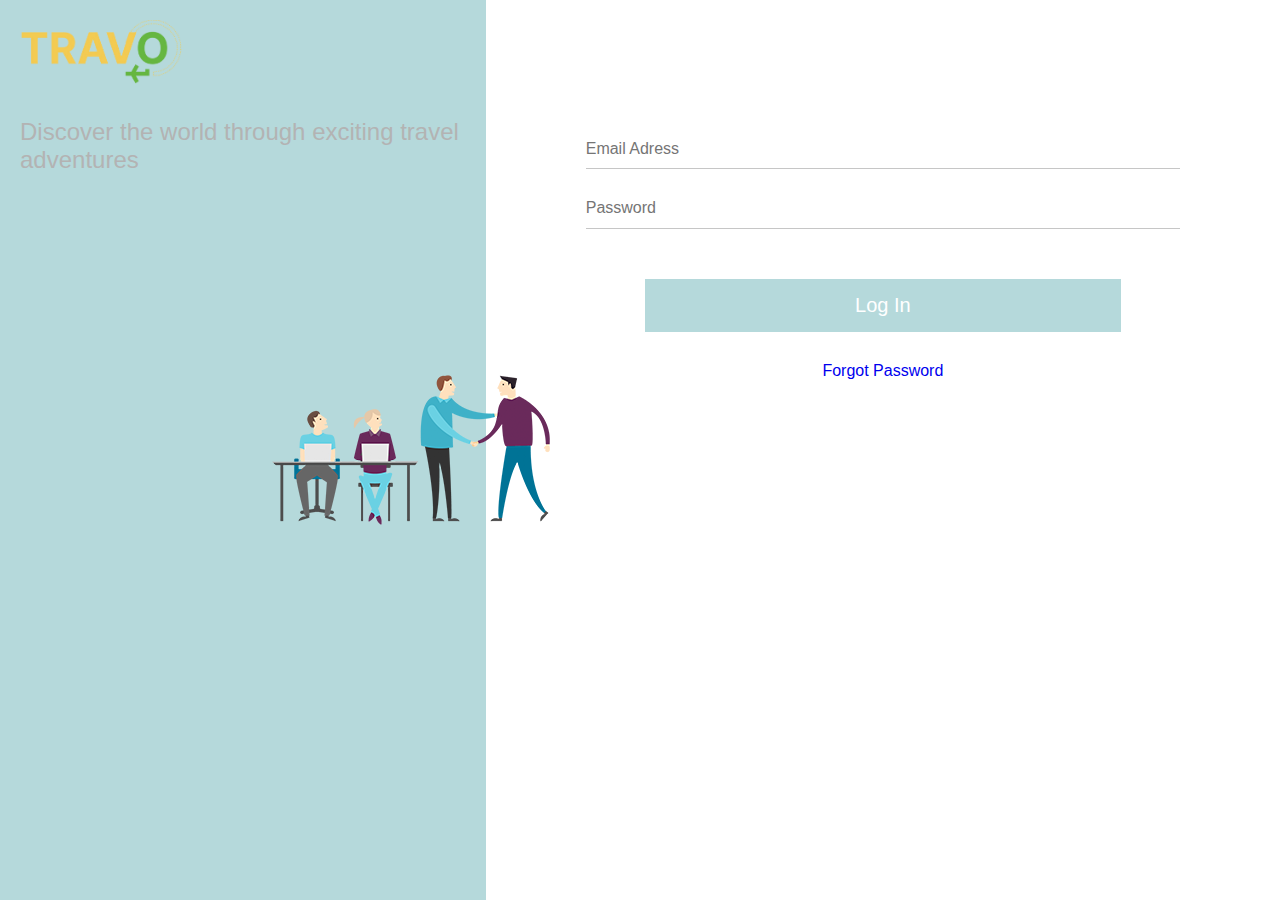
<file: Login.html>
<!DOCTYPE html>
<html lang="en">
  <head>
    <meta charset="UTF-8" />
    <meta name="viewport" content="width=device-width, initial-scale=1.0" />
    <title>Log in</title>
    <link rel="shortcut icon" href="imgs/youssef-removebg-preview.png" type="image/x-icon" />

    <!-- render  -->
    <link rel="stylesheet" href="css/normalize.css" />
    <!-- render  -->
    <!-- font awesome  -->
    <link rel="stylesheet" href="css/all.min.css" />
    <!-- font awesome  -->
    <!-- font google  -->
    <link rel="preconnect" href="https://fonts.googleapis.com" />
    <link rel="preconnect" href="https://fonts.gstatic.com" crossorigin />
    <link
      href="https://fonts.googleapis.com/css2?family=Open+Sans:wght@300;400;700;800&display=swap"
      rel="stylesheet"
    />
    <!-- font google  -->
    <!-- main style  -->
    <link rel="stylesheet" href="css/style.css" />
    <!-- main style  -->
  </head>
  <body>
    <!-- start login  -->
    <div class="sign">
      <div class="left">
        <img class="logo" src="imgs/youssef-removebg-preview.png" alt="" />
        <h3>
          Discover the world through exciting travel adventures
        </h3>
        <img class="image" src="imgs/welcome.png" alt="" />
      </div>
      <div class="right">
        <div class=""></div>
        <form>
          <input type="email" placeholder="Email Adress" />
          <input type="password" placeholder="Password" />
        </form>
        <button>Log In</button>
        <a
          style="display: block; text-align: center; margin: auto; width: 100%"
          href="#"
          >Forgot Password</a
        >
      </div>
    </div>
    <!-- end sign  -->
  </body>
</html>
</file>
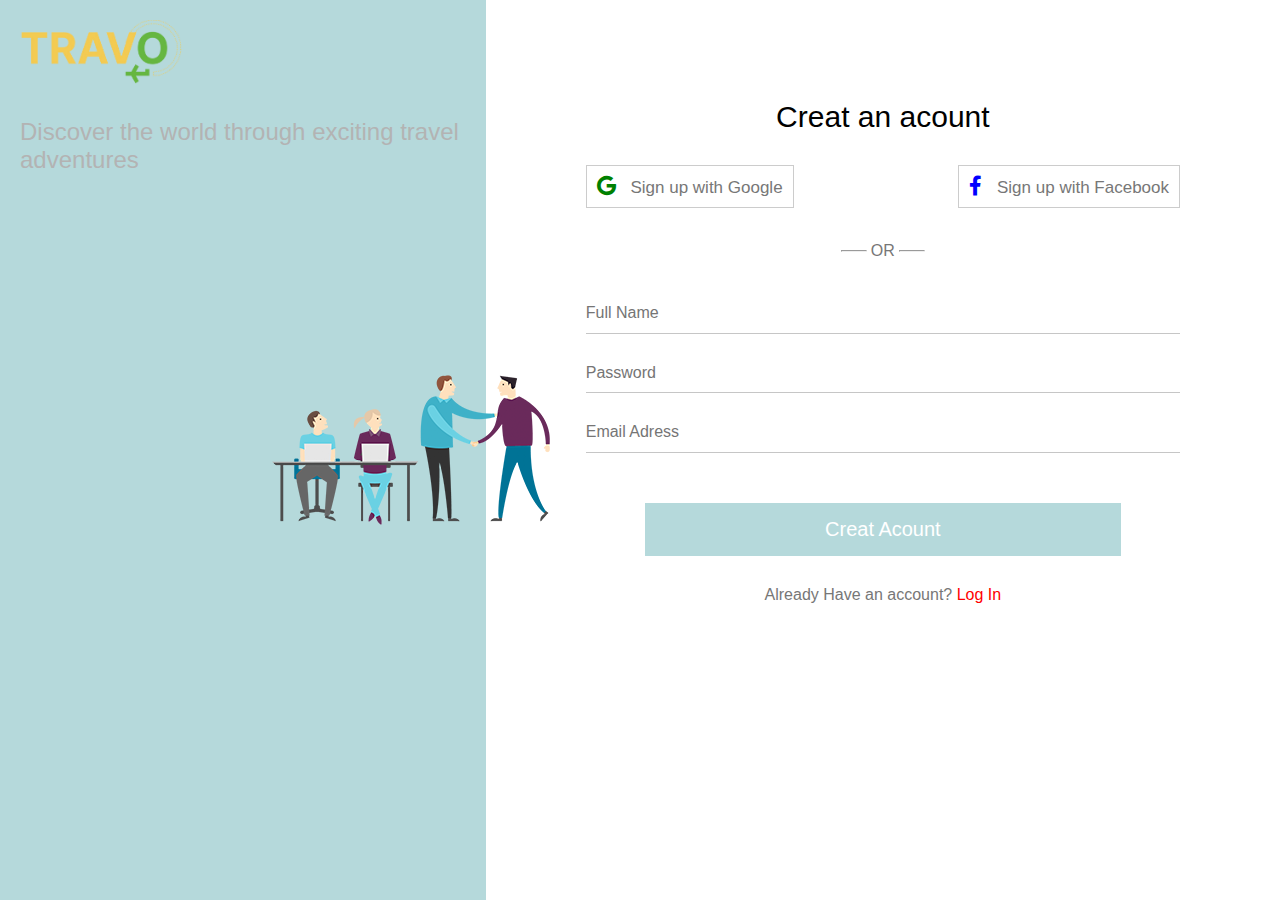
<file: SignUp.html>
<!DOCTYPE html>
<html lang="en">
  <head>
    <meta charset="UTF-8" />
    <meta http-equiv="X-UA-Compatible" content="IE=edge" />
    <meta name="viewport" content="width=device-width, initial-scale=1.0" />
    <title>Sign Up</title>
    <link rel="shortcut icon" href="imgs/youssef-removebg-preview.png" type="image/x-icon" />
    <!-- render  -->
    <link rel="stylesheet" href="css/normalize.css" />
    <!-- render  -->
    <!-- font awesome  -->
    <link rel="stylesheet" href="css/all.min.css" />
    <!-- font awesome  -->
    <!-- font google  -->
    <link rel="preconnect" href="https://fonts.googleapis.com" />
    <link rel="preconnect" href="https://fonts.gstatic.com" crossorigin />
    <link
      href="https://fonts.googleapis.com/css2?family=Open+Sans:wght@300;400;700;800&display=swap"
      rel="stylesheet"
    />
    <!-- font google  -->
    <!-- main style  -->
    <link rel="stylesheet" href="css/style.css" />
    <!-- main style  -->
  </head>
  <body>
    <!-- start sign  -->
    <div class="sign">
      <div class="left">
        <img class="logo" src="imgs/youssef-removebg-preview.png" alt="" />
        <h3>
          Discover the world through exciting travel adventures
        </h3>
        <img class="image" src="imgs/welcome.png" alt="" />
      </div>
      <div class="right">
        <h3 style="text-align: center">Creat an acount</h3>
        <div class="social">
          <div class="google">
            <i class="fa-brands fa-google"></i> Sign up with Google
          </div>
          <div class="facebook">
            <i class="fa-brands fa-facebook-f"></i> Sign up with Facebook
          </div>
        </div>
        <div class="or">
          <hr />
          <span>OR</span>
          <hr />
        </div>
        <form>
          <input type="text" placeholder="Full Name" />
          <input type="password" placeholder="Password" />
          <input type="email" placeholder="Email Adress" />
        </form>
        <button>Creat Acount</button>
        <p>Already Have an account? <a href="Login.html">Log In</a></p>
      </div>
    </div>
    <!-- end sign  -->
  </body>
</html>
</file>
<file: css/style.css>
/* start global rules  */
*{
  box-sizing: border-box;
  --webkit-box-sizing: border-box;
  --moz-box-sizing: border-box;
  padding: 0;
  margin: 0;
}
body{
  font-family: 'Cairo', sans-serif;
}
@media(max-width:767px){
  body{
    margin-right: -20px;
  }
}
ul{
  list-style: none;
}
a{
  text-decoration: none;
}
/* small */
@media (min-width:768px){
  .container{
    width: 750px;
  } 
}
/* medium */
@media (min-width:992px){
  .container{
    width: 970px;
  } 
}
/* large */
@media (min-width:1200px){
  .container{
    width: 1170px;
  } 
}
html{
  scroll-behavior: smooth;
}
.sign{
  display: flex;
}
/* start sign  */
/* start  left*/
.left{
  flex: 1.5;
  height: 100vh;
  background-color: #B5D9DB;
  padding: 20px;
  position: relative;
}
.left .logo{
  max-width: 40%;
  margin-bottom: 30px;
  /* border-radius: 20%; */
}
.left h3{
  color: hsl(0,0%,70%);
  font-size: 1.5rem;
  font-weight: normal;
}
.left .image{
  max-width: 100%;
  position: absolute;
  right: -64px;
  top: 50%;
  transform: translatey(-50%);
}
/* end left  */
/* start right  */
.right{
flex: 2;
padding: 100px;
}
.right h3{
  font-weight: 500;
  font-size: 30px;
}
.right .social{
  display: flex;
    justify-content: space-between;
    margin: 30px 0;
}
.right .social .google{
  font-size: 17px;
  border: 1px solid #ccc;
  cursor: pointer;
  padding: 10px;
  color: #777;
  transition: all .5s;
}
.right .social .google i{
  font-size: 20px;
    color: green;
    padding-right: 10px;
}
.right .social .facebook{
  font-size: 17px;
  border: 1px solid #ccc;
  cursor: pointer;
  padding: 10px;
  color: #777;
  transition: all .5s;
}
.right .social .facebook:hover,
.right .social .google:hover{
background-color: #B5D9DB;
}
.right .social .facebook i{
  font-size: 20px;
    color: blue;
    padding-right: 10px;
}
.right .or{
  display: flex;
  align-items: center;
  justify-content: center;
}
.right .or hr{
  width: 4%;
}
.right .or span{
  padding: 4px;
  color: #777;
}
.right form{
  display: flex;
    flex-direction: column;
    margin: 30px 0;
}
.right form input{
  margin-bottom: 20px;
    padding: 10px 0;
    border: none;
    border-bottom: 1px solid #7777776b;
    outline: none;
    transition: 2s;
}
.right form input:focus::placeholder{
  transition: opacity .5s;
}
.right form input:focus::placeholder{
  opacity: 0;
}
.right button{
  width: 80%;
  background-color: #B5D9DB;
  border: none;
  color: white;
  font-size: 20px;
  padding: 15px 0;
  cursor: pointer;
  display: block;
  margin: 30px auto;
  transition: .5s;
}
.right button:hover{
  background-color: #ccc;
}
.right p{
  color: #777;
  text-align: center;
}
.right p a{
  color: red;
}
/* end right  */
@media (max-width:767px){
  .sign{
    flex-direction: column;
  }
  .left .image{
    display: none;
  }
  .right .social{
    flex-direction: column;
  }
  .right p{
    min-width: 300px;
    text-align: left;
  }
  .right .social .google{
    margin-bottom: 10px;
  }
}
@media (max-width:991px){
  .sign{
    flex-direction: column;
  }
  .left .image{
    display: none;
  }
  .right .social{
    flex-direction: column;
  }
  .right p{
    min-width: 300px;
    text-align: center;
  }
  .right .social .google{
    margin-bottom: 10px;
  }
}
/* end sign  */
</file>
